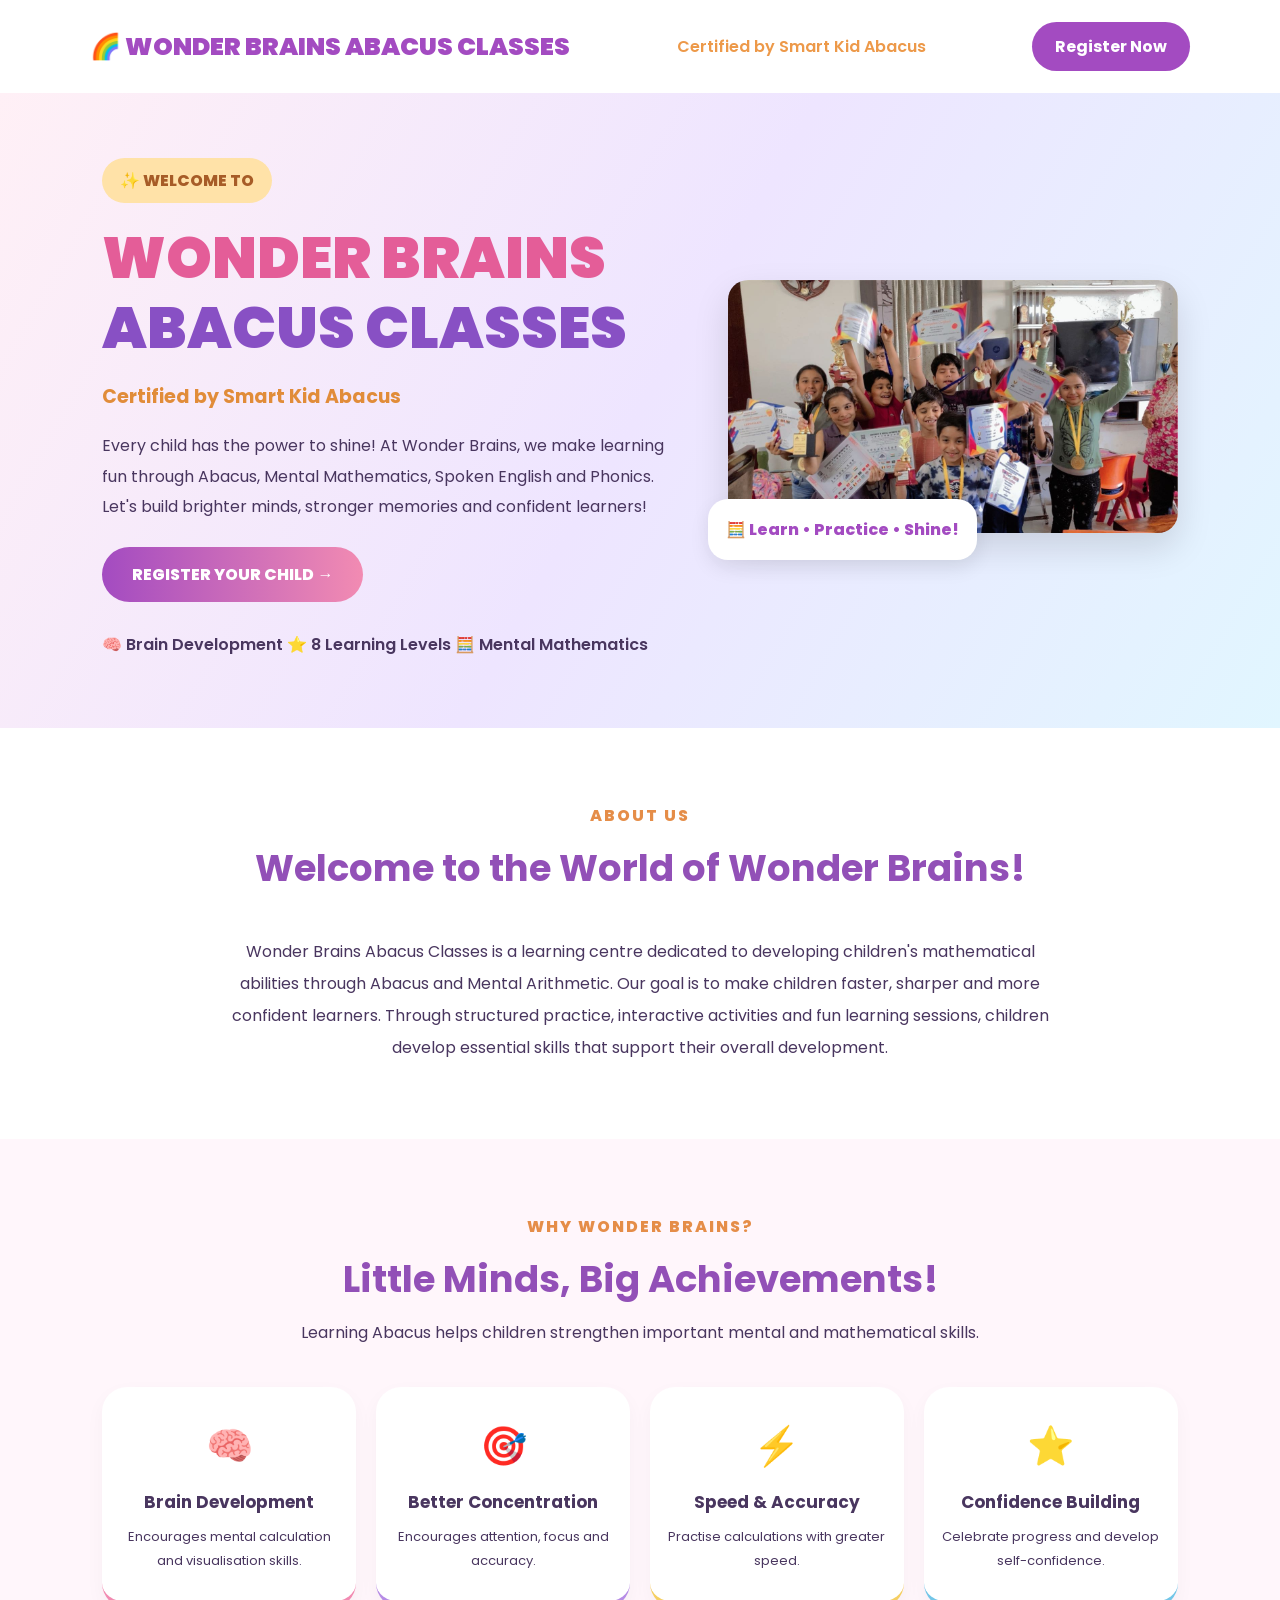
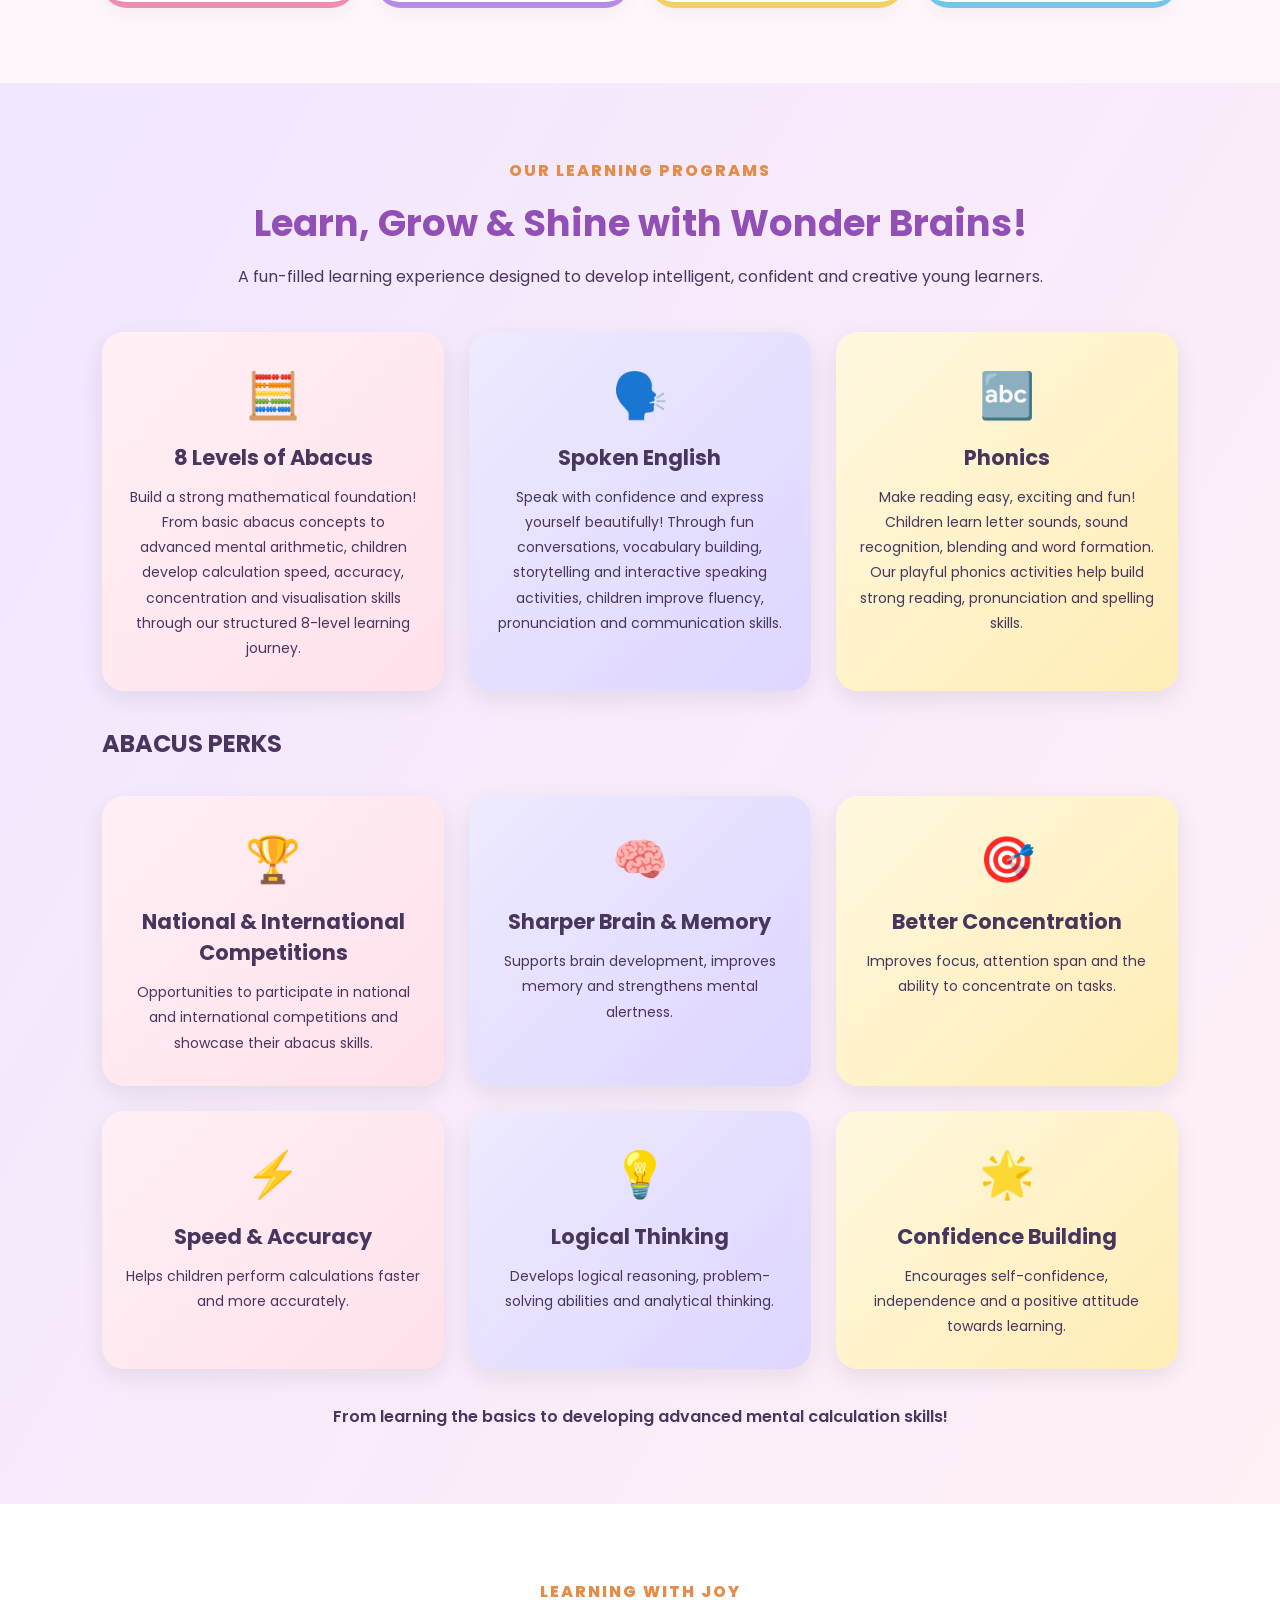
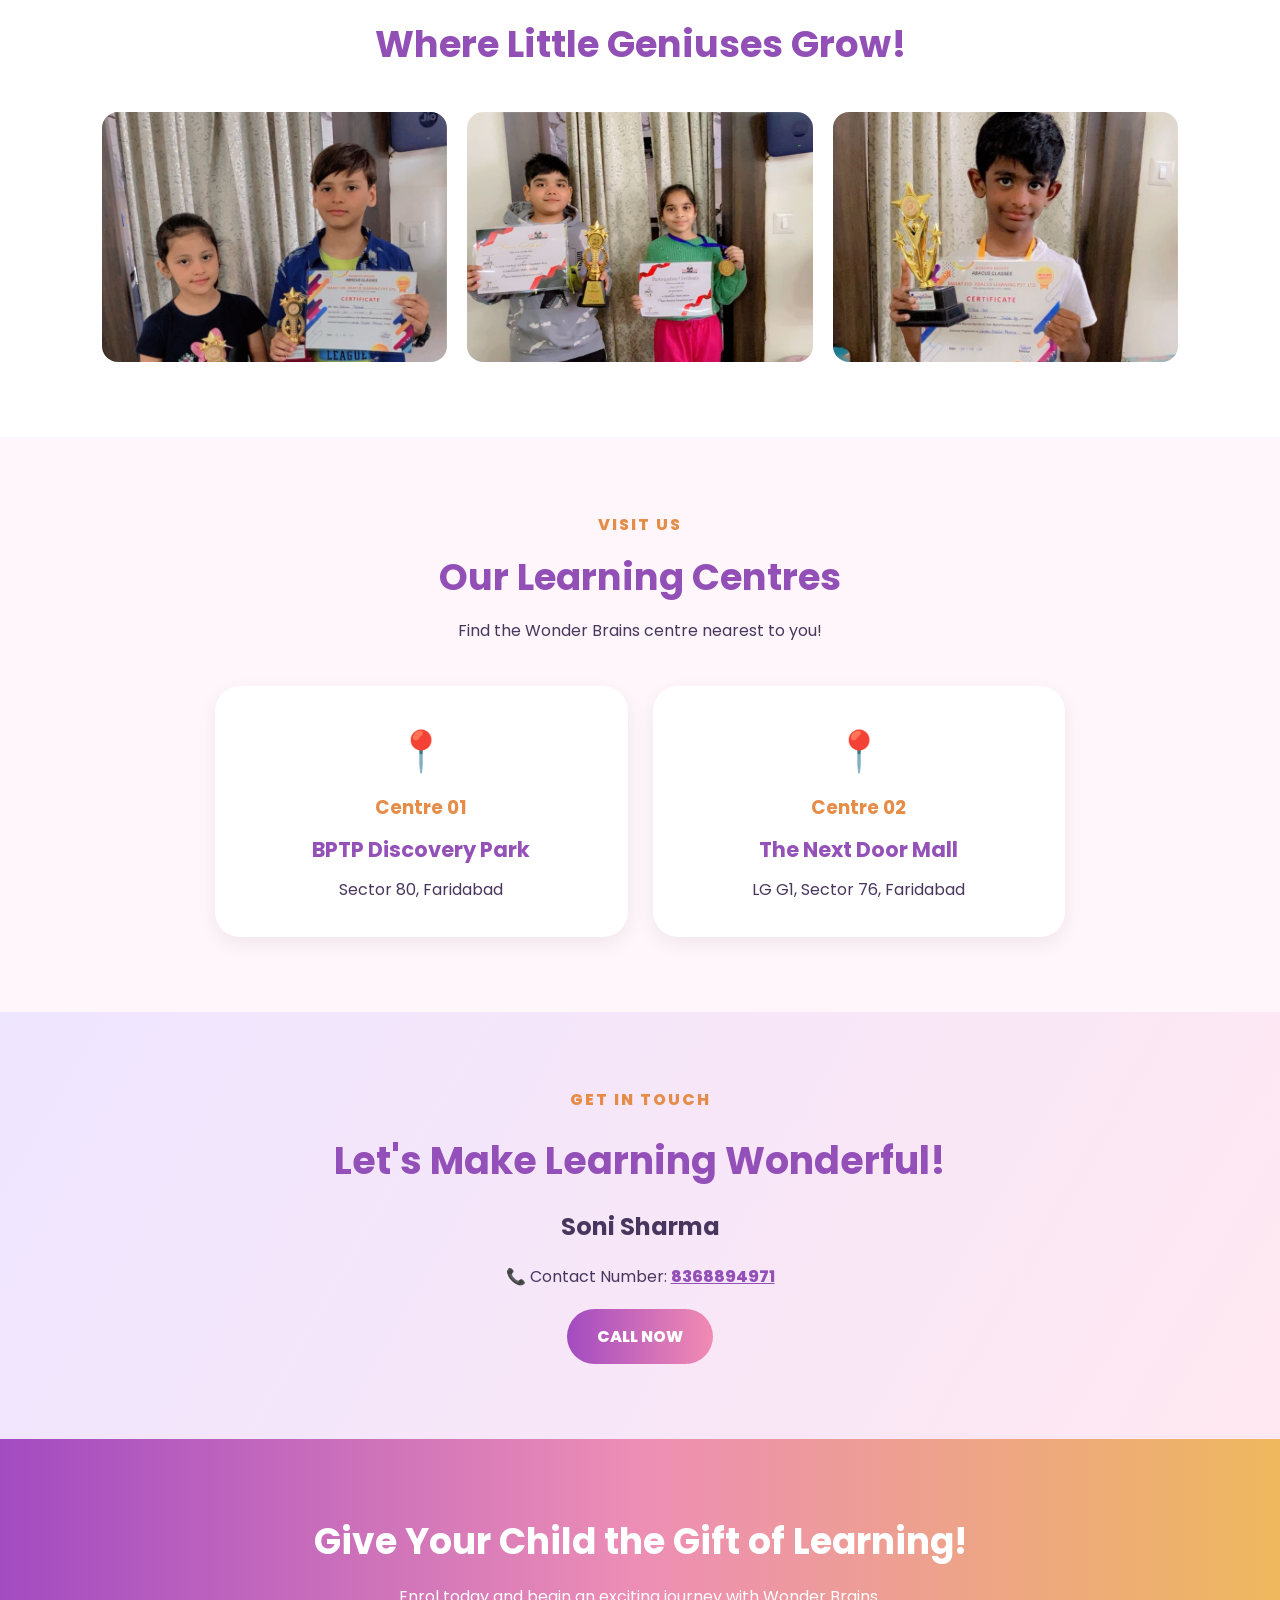
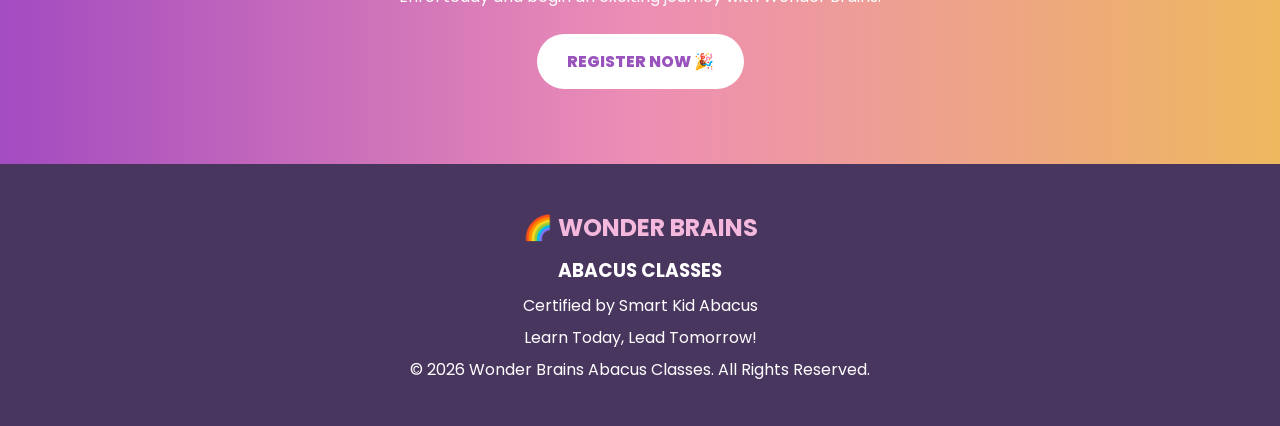
<file: index.html>
<!DOCTYPE html>
<html lang="en">

<head>
    <meta charset="UTF-8">
    <meta name="viewport" content="width=device-width, initial-scale=1.0">

    <title>Wonder Brains Abacus Classes</title>

    <link rel="stylesheet" href="style.css">

    <link href="https://fonts.googleapis.com/css2?family=Poppins:wght@400;500;600;700;800;900&display=swap"
    rel="stylesheet">

    <!-- Additional styling only for new learning program cards and landscape photos -->
    <style>
        .hero-image img {
            width: 100%;
            aspect-ratio: 16 / 9;
            object-fit: cover;
            object-position: 65% 28%;
            border-radius: 20px;
        }

        .gallery-grid img {
            width: 100%;
            height: 250px;
            object-fit: cover;
            object-position: center 28%;
            border-radius: 16px;
        }

        .program-grid {
            display: grid;
            grid-template-columns: repeat(3, 1fr);
            gap: 25px;
            margin: 35px 0;
        }

        .program-card {
            padding: 30px 22px;
            border-radius: 22px;
            text-align: center;
            box-shadow: 0 8px 25px rgba(0, 0, 0, 0.08);
            transition: transform 0.3s ease, box-shadow 0.3s ease;
        }

        .program-card:hover {
            transform: translateY(-8px);
            box-shadow: 0 14px 30px rgba(0, 0, 0, 0.13);
        }

        .program-card .program-icon {
            font-size: 45px;
            margin-bottom: 12px;
        }

        .program-card h3 {
            font-size: 21px;
            margin-bottom: 12px;
        }

        .program-card p {
            font-size: 14px;
            line-height: 1.8;
        }

        .program-abacus {
            background: linear-gradient(135deg, #fff0f5, #ffe0eb);
        }

        .program-spoken {
            background: linear-gradient(135deg, #eeeaff, #ded6ff);
        }

        .program-phonics {
            background: linear-gradient(135deg, #fff8df, #ffedb5);
        }

        @media (max-width: 768px) {
            .program-grid {
                grid-template-columns: 1fr;
            }
        }
    </style>

</head>

<body>

    <!-- NAVIGATION BAR -->

    <nav class="navbar">

        <div class="logo">
            🌈 WONDER BRAINS ABACUS CLASSES
        </div>

        <div class="nav-text">
            Certified by Smart Kid Abacus
        </div>

        <a href="register.html" class="nav-btn">
            Register Now
        </a>

    </nav>


    <!-- HERO SECTION -->

    <section class="hero">

        <div class="hero-content">

            <div class="welcome">
                ✨ WELCOME TO
            </div>

            <h1>
                WONDER BRAINS
                <span>ABACUS CLASSES</span>
            </h1>

            <h2>
                Certified by Smart Kid Abacus
            </h2>

            <p>
                Every child has the power to shine!

                At Wonder Brains, we make learning fun
                through Abacus, Mental Mathematics,
                Spoken English and Phonics.

                Let's build brighter minds, stronger
                memories and confident learners!
            </p>

            <a href="register.html" class="btn">
                REGISTER YOUR CHILD →
            </a>

            <div class="hero-points">
                🧠 Brain Development
                ⭐ 8 Learning Levels
                🧮 Mental Mathematics
            </div>

        </div>


        <div class="hero-image">

            <img
            src="group.jpg"
            alt="Wonder Brains children celebrating their achievements with trophies">

            <div class="floating-card">
                🧮 Learn • Practice • Shine!
            </div>

        </div>

    </section>


    <!-- ABOUT US -->

    <section class="about">

        <div class="section-heading">
            <span>ABOUT US</span>
            <h2>Welcome to the World of Wonder Brains!</h2>
        </div>

        <p class="about-text">

            Wonder Brains Abacus Classes is a learning
            centre dedicated to developing children's
            mathematical abilities through Abacus and
            Mental Arithmetic.

            Our goal is to make children faster,
            sharper and more confident learners.

            Through structured practice, interactive
            activities and fun learning sessions,
            children develop essential skills that
            support their overall development.

        </p>

    </section>


    <!-- BENEFITS -->

    <section class="benefits">

        <div class="section-heading">

            <span>WHY WONDER BRAINS?</span>

            <h2>Little Minds, Big Achievements!</h2>

            <p>
                Learning Abacus helps children strengthen
                important mental and mathematical skills.
            </p>

        </div>


        <div class="benefit-grid">

            <div class="benefit-card pink">
                🧠
                <h3>Brain Development</h3>
                <p>Encourages mental calculation
                and visualisation skills.</p>
            </div>

            <div class="benefit-card purple">
                🎯
                <h3>Better Concentration</h3>
                <p>Encourages attention,
                focus and accuracy.</p>
            </div>

            <div class="benefit-card yellow">
                ⚡
                <h3>Speed & Accuracy</h3>
                <p>Practise calculations
                with greater speed.</p>
            </div>

            <div class="benefit-card blue">
                ⭐
                <h3>Confidence Building</h3>
                <p>Celebrate progress and
                develop self-confidence.</p>
            </div>

        </div>

    </section>


    <!-- OUR LEARNING PROGRAMS -->

    <section class="levels">

        <div class="section-heading">

            <span>OUR LEARNING PROGRAMS</span>

            <h2>Learn, Grow & Shine with Wonder Brains!</h2>

            <p>
                A fun-filled learning experience designed
                to develop intelligent, confident and
                creative young learners.
            </p>

        </div>


        <div class="program-grid">

            <div class="program-card program-abacus">

                <div class="program-icon">🧮</div>

                <h3>8 Levels of Abacus</h3>

                <p>
                    Build a strong mathematical foundation!
                    From basic abacus concepts to advanced
                    mental arithmetic, children develop
                    calculation speed, accuracy, concentration
                    and visualisation skills through our
                    structured 8-level learning journey.
                </p>

            </div>


            <div class="program-card program-spoken">

                <div class="program-icon">🗣️</div>

                <h3>Spoken English</h3>

                <p>
                    Speak with confidence and express yourself
                    beautifully! Through fun conversations,
                    vocabulary building, storytelling and
                    interactive speaking activities, children
                    improve fluency, pronunciation and
                    communication skills.
                </p>

            </div>


            <div class="program-card program-phonics">

                <div class="program-icon">🔤</div>

                <h3>Phonics</h3>

                <p>
                    Make reading easy, exciting and fun!
                    Children learn letter sounds, sound
                    recognition, blending and word formation.
                    Our playful phonics activities help build
                    strong reading, pronunciation and
                    spelling skills.
                </p>

            </div>

        </div>


        <h2 class="section-title">ABACUS PERKS</h2>

<div class="program-grid">

    <div class="program-card program-abacus">
        <div class="program-icon">🏆</div>
        <h3>National & International Competitions</h3>
        <p>Opportunities to participate in national and international competitions and showcase their abacus skills.</p>
    </div>

    <div class="program-card program-spoken">
        <div class="program-icon">🧠</div>
        <h3>Sharper Brain & Memory</h3>
        <p>Supports brain development, improves memory and strengthens mental alertness.</p>
    </div>

    <div class="program-card program-phonics">
        <div class="program-icon">🎯</div>
        <h3>Better Concentration</h3>
        <p>Improves focus, attention span and the ability to concentrate on tasks.</p>
    </div>

    <div class="program-card program-abacus">
        <div class="program-icon">⚡</div>
        <h3>Speed & Accuracy</h3>
        <p>Helps children perform calculations faster and more accurately.</p>
    </div>

    <div class="program-card program-spoken">
        <div class="program-icon">💡</div>
        <h3>Logical Thinking</h3>
        <p>Develops logical reasoning, problem-solving abilities and analytical thinking.</p>
    </div>

    <div class="program-card program-phonics">
        <div class="program-icon">🌟</div>
        <h3>Confidence Building</h3>
        <p>Encourages self-confidence, independence and a positive attitude towards learning.</p>
    </div>

</div>

        <p class="level-note">
            From learning the basics to developing
            advanced mental calculation skills!
        </p>

    </section>


    <!-- OUR LEARNING ENVIRONMENT -->

    <section class="gallery">

        <div class="section-heading">

            <span>LEARNING WITH JOY</span>

            <h2>Where Little Geniuses Grow!</h2>

        </div>


        <div class="gallery-grid">

            <img
            src="1000143225.jpg"
            alt="Wonder Brains children learning together">

            <img
            src="center.jpg"
            alt="Children enjoying classroom activities">

            <img
            src="1000143227.jpg"
            alt="Young learners participating in educational activities">

        </div>

    </section>


    <!-- OUR CENTRES -->

    <section class="centres">

        <div class="section-heading">

            <span>VISIT US</span>

            <h2>Our Learning Centres</h2>

            <p>
                Find the Wonder Brains centre nearest to you!
            </p>

        </div>


        <div class="centre-grid">

            <div class="centre-card">

                <div class="centre-icon">📍</div>

                <h3>Centre 01</h3>

                <h2>BPTP Discovery Park</h2>

                <p>
                    Sector 80, Faridabad
                </p>

            </div>


            <div class="centre-card">

                <div class="centre-icon">📍</div>

                <h3>Centre 02</h3>

                <h2>The Next Door Mall</h2>

                <p>
                    LG G1, Sector 76, Faridabad
                </p>

            </div>

        </div>

    </section>


    <!-- CONTACT SECTION -->

    <section class="contact">

        <div class="contact-box">

            <span>GET IN TOUCH</span>

            <h2>Let's Make Learning Wonderful!</h2>

            <h3>Soni Sharma</h3>

            <p>
                📞 Contact Number:
                <a href="tel:8368894971">
                    8368894971
                </a>
            </p>

            <a href="tel:8368894971" class="btn">
                CALL NOW
            </a>

        </div>

    </section>


    <!-- REGISTRATION BANNER -->

    <section class="register-banner">

        <h2>Give Your Child the Gift of Learning!</h2>

        <p>
            Enrol today and begin an exciting
            journey with Wonder Brains.
        </p>

        <a href="register.html" class="btn">
            REGISTER NOW 🎉
        </a>

    </section>


    <!-- FOOTER -->

    <footer>

        <h2>🌈 WONDER BRAINS</h2>

        <h3>ABACUS CLASSES</h3>

        <p>Certified by Smart Kid Abacus</p>

        <p>Learn Today, Lead Tomorrow!</p>

        <p>
            © 2026 Wonder Brains Abacus Classes.
            All Rights Reserved.
        </p>

    </footer>


</body>
</html>
</file>
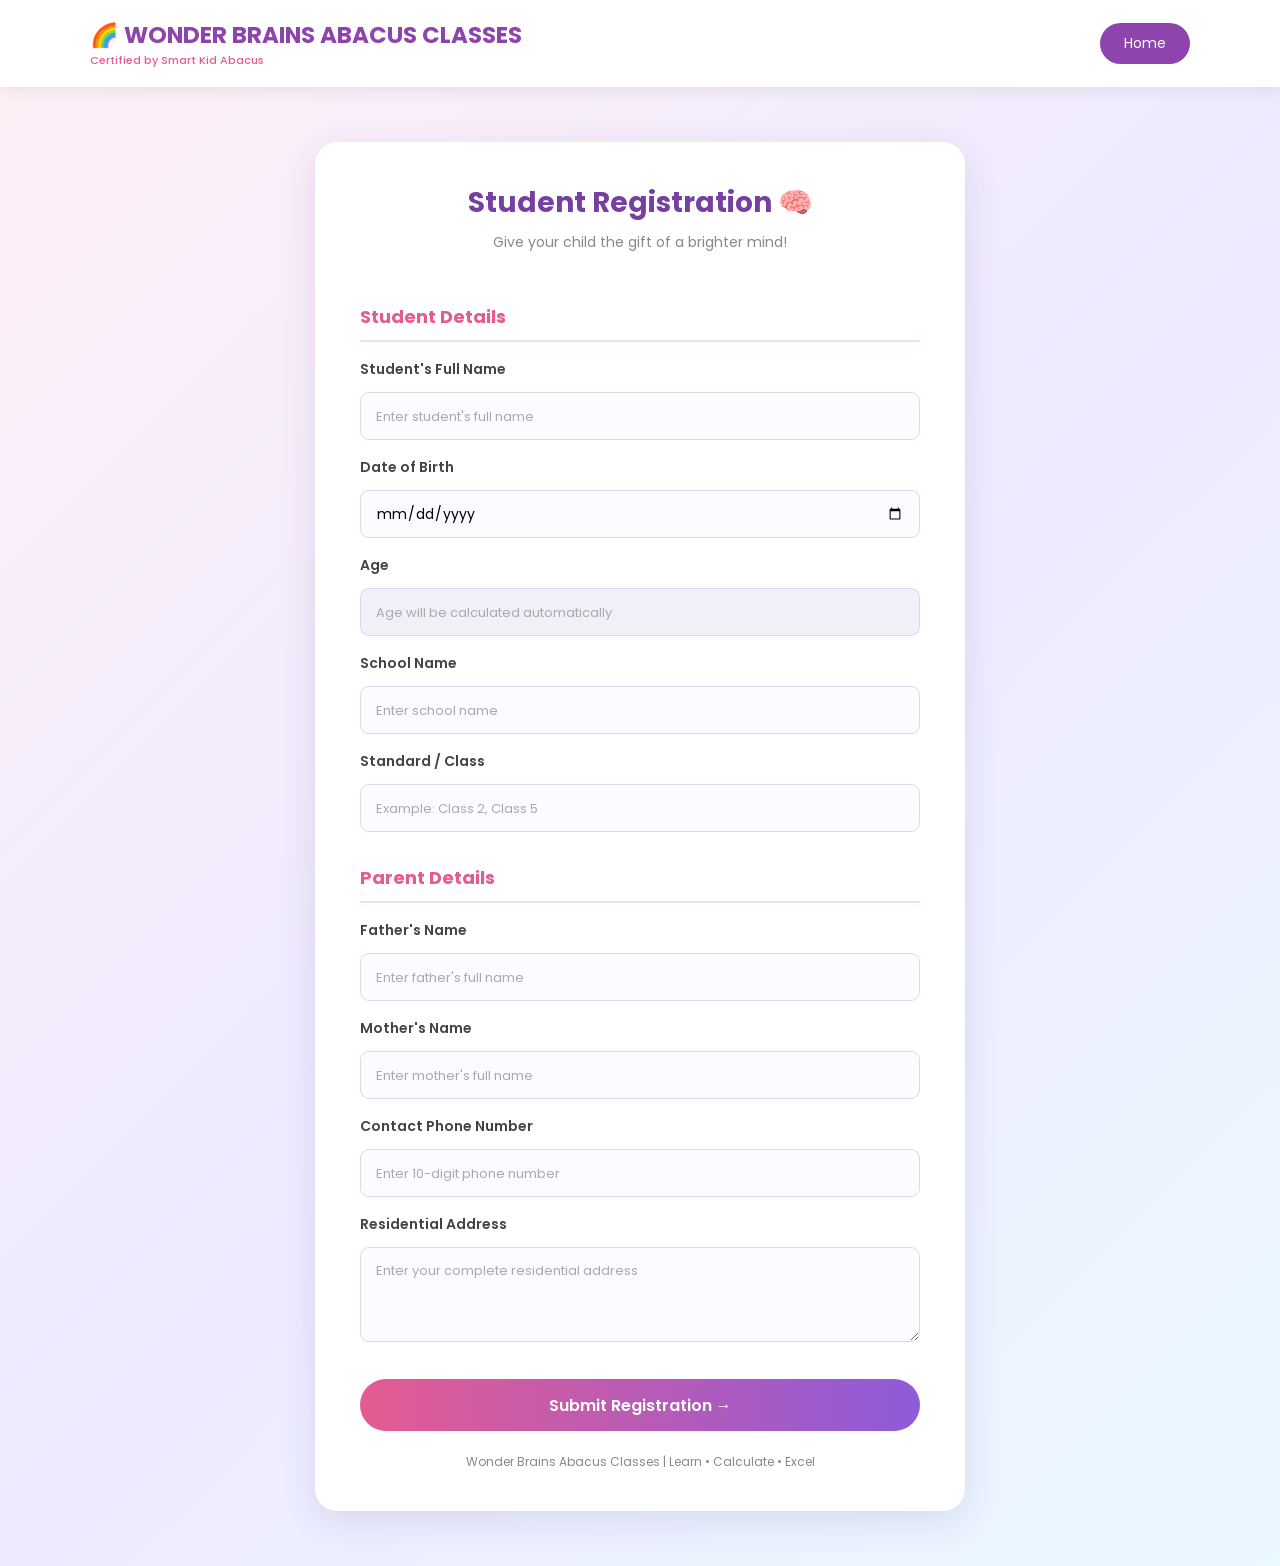
<file: register.html>
<!DOCTYPE html>
<html lang="en">
<head>
    <meta charset="UTF-8">
    <meta name="viewport" content="width=device-width, initial-scale=1.0">

    <title>Student Registration | Wonder Brains</title>

    <link href="https://fonts.googleapis.com/css2?family=Poppins:wght@400;500;600;700&display=swap" rel="stylesheet">

    <style>
        * {
            margin: 0;
            padding: 0;
            box-sizing: border-box;
        }

        body {
            font-family: 'Poppins', sans-serif;
            background: linear-gradient(135deg, #fff0f6, #eeeaff, #eaf8ff);
            color: #333;
            min-height: 100vh;
        }

        .navbar {
            background: white;
            padding: 18px 7%;
            display: flex;
            justify-content: space-between;
            align-items: center;
            box-shadow: 0 3px 15px rgba(0,0,0,0.08);
        }

        .logo {
            font-size: 23px;
            font-weight: 700;
            color: #8e44ad;
        }

        .logo span {
            display: block;
            font-size: 11px;
            font-weight: 500;
            color: #e45b91;
        }

        .home-btn {
            text-decoration: none;
            background: #8e44ad;
            color: white;
            padding: 10px 24px;
            border-radius: 25px;
            font-size: 14px;
        }

        .register-section {
            padding: 55px 20px;
            display: flex;
            justify-content: center;
        }

        .register-container {
            width: 100%;
            max-width: 650px;
            background: white;
            padding: 40px 45px;
            border-radius: 22px;
            box-shadow: 0 10px 35px rgba(70,50,120,0.12);
        }

        h1 {
            text-align: center;
            font-size: 28px;
            color: #7540a1;
            margin-bottom: 8px;
        }

        .subtitle {
            text-align: center;
            font-size: 14px;
            color: #888;
            margin-bottom: 30px;
        }

        form {
            display: flex;
            flex-direction: column;
            gap: 12px;
        }

        form h3 {
            font-size: 18px;
            color: #e45b91;
            margin-top: 20px;
            padding-bottom: 10px;
            border-bottom: 2px solid #f5dce9;
        }

        label {
            font-size: 14px;
            font-weight: 600;
            color: #444;
            margin-top: 5px;
        }

        input, textarea {
            width: 100%;
            padding: 13px 15px;
            border: 1.5px solid #ded6ed;
            border-radius: 9px;
            font-family: 'Poppins', sans-serif;
            font-size: 14px;
            outline: none;
            background: #fcfbff;
        }

        input {
            height: 48px;
        }

        textarea {
            min-height: 95px;
            resize: vertical;
        }

        input:focus, textarea:focus {
            border-color: #9b59b6;
            background: white;
        }

        input::placeholder, textarea::placeholder {
            color: #aaa;
            font-size: 13px;
        }

        input[readonly] {
            background: #f2eff8;
            color: #777;
        }

        .submit-btn {
            width: 100%;
            height: 52px;
            margin-top: 25px;
            border: none;
            border-radius: 30px;
            background: linear-gradient(90deg, #e45b91, #8e5bd9);
            color: white;
            font-family: 'Poppins', sans-serif;
            font-size: 16px;
            font-weight: 600;
            cursor: pointer;
        }

        .submit-btn:hover {
            opacity: 0.9;
        }

        .submit-btn:disabled {
            opacity: 0.7;
            cursor: wait;
        }

        .footer-text {
            text-align: center;
            font-size: 12px;
            color: #888;
            margin-top: 22px;
        }

        @media (max-width: 600px) {
            .navbar {
                padding: 15px 5%;
            }

            .logo {
                font-size: 18px;
            }

            .register-container {
                padding: 30px 20px;
            }

            h1 {
                font-size: 23px;
            }
        }
    </style>
</head>

<body>

    <nav class="navbar">
        <div class="logo">
            🌈 WONDER BRAINS ABACUS CLASSES
            <span>Certified by Smart Kid Abacus</span>
        </div>

        <a href="index.html" class="home-btn">Home</a>
    </nav>

    <section class="register-section">

        <div class="register-container">

            <h1>Student Registration 🧠</h1>

            <p class="subtitle">
                Give your child the gift of a brighter mind!
            </p>

            <form
                id="registrationForm"
                action="https://script.google.com/macros/s/AKfycbw7QXzBPImN7OnyPNOjoiVzX8wfI2ZMsKGDeQDbdOYQZ9kbeI514pgyl7yUd9y2Dq2s/exec"
                method="POST"
                target="hidden_iframe">

                <h3>Student Details</h3>

                <label>Student's Full Name</label>
                <input type="text" name="student_name"
                    placeholder="Enter student's full name" required>

                <label>Date of Birth</label>
                <input type="date" id="dob" name="dob" required>

                <label>Age</label>
                <input type="text" id="age" name="age"
                    placeholder="Age will be calculated automatically" readonly required>

                <label>School Name</label>
                <input type="text" name="school"
                    placeholder="Enter school name" required>

                <label>Standard / Class</label>
                <input type="text" name="standard"
                    placeholder="Example: Class 2, Class 5" required>

                <h3>Parent Details</h3>

                <label>Father's Name</label>
                <input type="text" name="father_name"
                    placeholder="Enter father's full name" required>

                <label>Mother's Name</label>
                <input type="text" name="mother_name"
                    placeholder="Enter mother's full name" required>

                <label>Contact Phone Number</label>
                <input type="tel" name="phone"
                    placeholder="Enter 10-digit phone number"
                    pattern="[6-9][0-9]{9}"
                    maxlength="10" required>

                <label>Residential Address</label>
                <textarea name="address"
                    placeholder="Enter your complete residential address"
                    required></textarea>

                <button type="submit" class="submit-btn">
                    Submit Registration →
                </button>

            </form>

            <p class="footer-text">
                Wonder Brains Abacus Classes | Learn • Calculate • Excel
            </p>

        </div>

    </section>

    <!-- Hidden iframe receives the Google Apps Script response -->
    <iframe
        name="hidden_iframe"
        id="hidden_iframe"
        style="display:none;">
    </iframe>

    <script>
        // Automatically calculate student's age

        const dob = document.getElementById("dob");
        const age = document.getElementById("age");

        dob.max = new Date().toISOString().split("T")[0];

        dob.addEventListener("change", function () {

            if (!dob.value) {
                age.value = "";
                return;
            }

            const birthDate = new Date(dob.value + "T00:00:00");
            const today = new Date();

            if (birthDate > today) {
                age.value = "";
                dob.setCustomValidity(
                    "Date of birth cannot be in the future."
                );
                dob.reportValidity();
                return;
            }

            dob.setCustomValidity("");

            let years =
                today.getFullYear() - birthDate.getFullYear();

            const monthDifference =
                today.getMonth() - birthDate.getMonth();

            if (
                monthDifference < 0 ||
                (monthDifference === 0 &&
                 today.getDate() < birthDate.getDate())
            ) {
                years--;
            }

            age.value = years + " years";
        });


        // Submit form and redirect after iframe response

        const form =
            document.getElementById("registrationForm");

        const iframe =
            document.getElementById("hidden_iframe");

        let formSubmitted = false;

        form.addEventListener("submit", function () {

            formSubmitted = true;

            const button =
                form.querySelector('button[type="submit"]');

            button.disabled = true;
            button.textContent = "Submitting...";

        });

        iframe.addEventListener("load", function () {

            if (formSubmitted) {

                formSubmitted = false;

                window.location.href =
                    "https://deepakshi35.github.io/Wonder-Brains-Website/thankyou.html";

            }

        });

    </script>

</body>
</html>
</file>
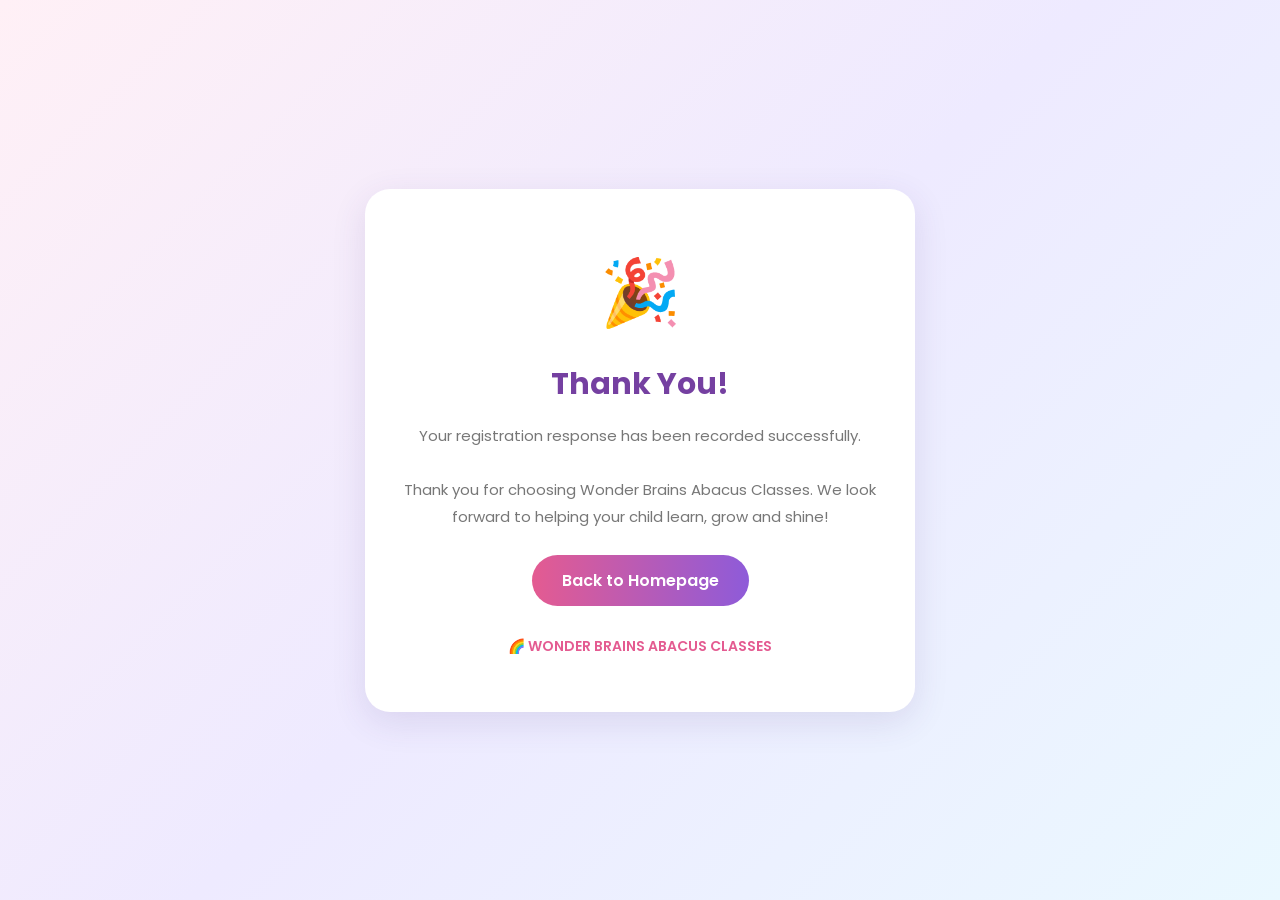
<file: thankyou.html>
<!DOCTYPE html>
<html lang="en">
<head>
    <meta charset="UTF-8">
    <meta name="viewport" content="width=device-width, initial-scale=1.0">

    <title>Registration Successful | Wonder Brains</title>

    <link href="https://fonts.googleapis.com/css2?family=Poppins:wght@400;500;600;700&display=swap" rel="stylesheet">

    <style>
        * {
            margin: 0;
            padding: 0;
            box-sizing: border-box;
        }

        body {
            font-family: 'Poppins', sans-serif;
            min-height: 100vh;
            display: flex;
            justify-content: center;
            align-items: center;
            background: linear-gradient(135deg, #fff0f6, #eeeaff, #eaf8ff);
            padding: 20px;
        }

        .thankyou-card {
            background: white;
            max-width: 550px;
            width: 100%;
            padding: 55px 35px;
            border-radius: 25px;
            text-align: center;
            box-shadow: 0 10px 35px rgba(70,50,120,0.12);
        }

        .success-icon {
            font-size: 65px;
            margin-bottom: 20px;
        }

        h1 {
            color: #7540a1;
            font-size: 30px;
            margin-bottom: 15px;
        }

        p {
            color: #777;
            font-size: 15px;
            line-height: 1.8;
            margin-bottom: 25px;
        }

        a {
            display: inline-block;
            text-decoration: none;
            background: linear-gradient(90deg, #e45b91, #8e5bd9);
            color: white;
            padding: 13px 30px;
            border-radius: 30px;
            font-weight: 600;
        }

        .brand {
            margin-top: 30px;
            color: #e45b91;
            font-size: 14px;
            font-weight: 600;
        }
    </style>
</head>

<body>

    <div class="thankyou-card">

        <div class="success-icon">🎉</div>

        <h1>Thank You!</h1>

        <p>
            Your registration response has been recorded successfully.
            <br><br>
            Thank you for choosing Wonder Brains Abacus Classes.
            We look forward to helping your child learn, grow and shine!
        </p>

        <a href="index.html">Back to Homepage</a>

        <div class="brand">
            🌈 WONDER BRAINS ABACUS CLASSES
        </div>

    </div>

</body>
</html>
</file>
<file: style.css>
* {
    margin: 0;
    padding: 0;
    box-sizing: border-box;
}

html {
    scroll-behavior: smooth;
}

body {
    font-family: 'Poppins', sans-serif;
    color: #49365f;
    background: #fffafd;
}

/* NAVBAR */

.navbar {
    display: flex;
    justify-content: space-between;
    align-items: center;
    padding: 22px 7%;
    background: white;
    flex-wrap: wrap;
    gap: 15px;
}

.logo {
    font-size: 25px;
    font-weight: 900;
    color: #a34bc1;
}

.nav-text {
    font-weight: 600;
    color: #ed9949;
}

.nav-btn {
    background: #a34bc1;
    color: white;
    padding: 12px 23px;
    border-radius: 30px;
    text-decoration: none;
    font-weight: 700;
}

/* HERO */

.hero {
    min-height: 570px;
    display: flex;
    align-items: center;
    justify-content: space-around;
    padding: 65px 8%;
    gap: 45px;
    background: linear-gradient(
        120deg,
        #fff0f6,
        #eee5ff,
        #e1f6ff
    );
}

.hero-content {
    max-width: 580px;
}

.welcome {
    display: inline-block;
    background: #ffe2a8;
    padding: 10px 18px;
    border-radius: 30px;
    font-weight: 800;
    color: #a75c27;
}

.hero h1 {
    font-size: clamp(36px, 5vw, 58px);
    font-weight: 900;
    color: #e45d98;
    line-height: 1.2;
    margin: 20px 0;
}

.hero h1 span {
    display: block;
    color: #8850c4;
}

.hero h2 {
    font-size: 19px;
    color: #e18c39;
    margin-bottom: 20px;
}

.hero p {
    line-height: 1.9;
    margin-bottom: 25px;
}

.btn {
    display: inline-block;
    padding: 15px 30px;
    background: linear-gradient(
        90deg,
        #a34bc1,
        #f28bb2
    );
    color: white;
    text-decoration: none;
    border-radius: 35px;
    font-weight: 800;
    transition: 0.3s;
}

.btn:hover {
    transform: translateY(-4px);
    box-shadow: 0 8px 20px #a34bc155;
}

.hero-points {
    margin-top: 25px;
    line-height: 2.2;
    font-weight: 600;
}

.hero-image {
    position: relative;
    max-width: 450px;
    width: 100%;
}

.hero-image img {
    width: 100%;
    border-radius: 35px;
    box-shadow: 0 15px 35px #00000020;
}

.floating-card {
    position: absolute;
    bottom: -20px;
    left: -20px;
    background: white;
    padding: 18px;
    border-radius: 20px;
    color: #a34bc1;
    font-weight: 800;
    box-shadow: 0 8px 20px #00000015;
}

/* COMMON HEADINGS */

section {
    padding: 75px 8%;
}

.section-heading {
    text-align: center;
    margin-bottom: 40px;
}

.section-heading span,
.contact-box > span {
    color: #e58d48;
    font-weight: 800;
    letter-spacing: 2px;
}

.section-heading h2 {
    font-size: clamp(25px, 4vw, 37px);
    color: #9250b7;
    margin: 12px 0;
}

.section-heading p {
    line-height: 1.8;
}

/* ABOUT */

.about {
    background: white;
    text-align: center;
}

.about-text {
    max-width: 850px;
    margin: auto;
    line-height: 2;
    font-size: 16px;
}

/* BENEFITS */

.benefits {
    background: #fff6fb;
}

.benefit-grid {
    display: grid;
    grid-template-columns: repeat(4, 1fr);
    gap: 20px;
}

.benefit-card {
    padding: 30px 18px;
    border-radius: 25px;
    text-align: center;
    background: white;
    font-size: 38px;
    box-shadow: 0 7px 20px #00000009;
}

.benefit-card h3 {
    font-size: 17px;
    margin: 15px 0 10px;
}

.benefit-card p {
    font-size: 13px;
    line-height: 1.8;
}

.pink {
    border-bottom: 6px solid #f28bb2;
}

.purple {
    border-bottom: 6px solid #b68ce6;
}

.yellow {
    border-bottom: 6px solid #f5cf62;
}

.blue {
    border-bottom: 6px solid #73c6e8;
}

/* EIGHT LEVELS */

.levels {
    background: linear-gradient(
        120deg,
        #f0e6ff,
        #fff0f6
    );
}

.level-grid {
    display: grid;
    grid-template-columns: repeat(4, 1fr);
    gap: 20px;
    max-width: 900px;
    margin: auto;
}

.level-card {
    background: white;
    padding: 25px 10px;
    border-radius: 20px;
    text-align: center;
    font-weight: 900;
    color: #9853bd;
    box-shadow: 0 5px 15px #00000010;
}

.level-card:nth-child(even) {
    background: #fff0d5;
    color: #c57a32;
}

.level-note {
    text-align: center;
    margin-top: 30px;
    font-weight: 600;
}

/* GALLERY */

.gallery {
    background: white;
}

.gallery-grid {
    display: grid;
    grid-template-columns: repeat(3, 1fr);
    gap: 20px;
}

.gallery-grid img {
    width: 100%;
    height: 260px;
    object-fit: cover;
    border-radius: 25px;
}

/* CENTRES */

.centres {
    background: #fff6fb;
}

.centre-grid {
    display: grid;
    grid-template-columns: repeat(2, 1fr);
    gap: 25px;
    max-width: 850px;
    margin: auto;
}

.centre-card {
    background: white;
    text-align: center;
    padding: 35px 20px;
    border-radius: 25px;
    box-shadow: 0 7px 20px #00000010;
}

.centre-icon {
    font-size: 40px;
}

.centre-card h3 {
    color: #e58d48;
    margin: 12px 0;
}

.centre-card h2 {
    color: #9451b8;
    font-size: 21px;
    margin-bottom: 12px;
}

/* CONTACT */

.contact {
    background: linear-gradient(
        120deg,
        #eee5ff,
        #ffe8f1
    );
    text-align: center;
}

.contact-box h2 {
    font-size: clamp(25px, 4vw, 38px);
    color: #9350b8;
    margin: 20px 0;
}

.contact-box h3 {
    font-size: 24px;
    margin: 15px;
}

.contact-box p {
    margin: 20px 0;
}

.contact-box a:not(.btn) {
    color: #9350b8;
    font-weight: 800;
}

/* REGISTER BANNER */

.register-banner {
    text-align: center;
    background: linear-gradient(
        90deg,
        #a34bc1,
        #ed8eb5,
        #eeb85e
    );
    color: white;
}

.register-banner h2 {
    font-size: clamp(25px, 4vw, 36px);
    margin-bottom: 15px;
}

.register-banner p {
    margin-bottom: 25px;
}

.register-banner .btn {
    background: white;
    color: #9853bd;
}

/* FOOTER */

footer {
    text-align: center;
    background: #49365f;
    color: white;
    padding: 40px 15px;
    line-height: 2;
}

footer h2 {
    color: #f4b8dc;
}

/* MOBILE RESPONSIVE */

@media (max-width: 800px) {

    .hero {
        flex-direction: column;
        text-align: center;
    }

    .benefit-grid {
        grid-template-columns: repeat(2, 1fr);
    }

    .level-grid {
        grid-template-columns: repeat(2, 1fr);
    }

    .gallery-grid {
        grid-template-columns: 1fr;
    }

    .centre-grid {
        grid-template-columns: 1fr;
    }

}

@media (max-width: 480px) {

    .navbar {
        flex-direction: column;
    }

    .benefit-grid {
        grid-template-columns: 1fr;
    }

    .hero {
        padding: 45px 6%;
    }

    section {
        padding: 55px 6%;
    }

}
</file>
